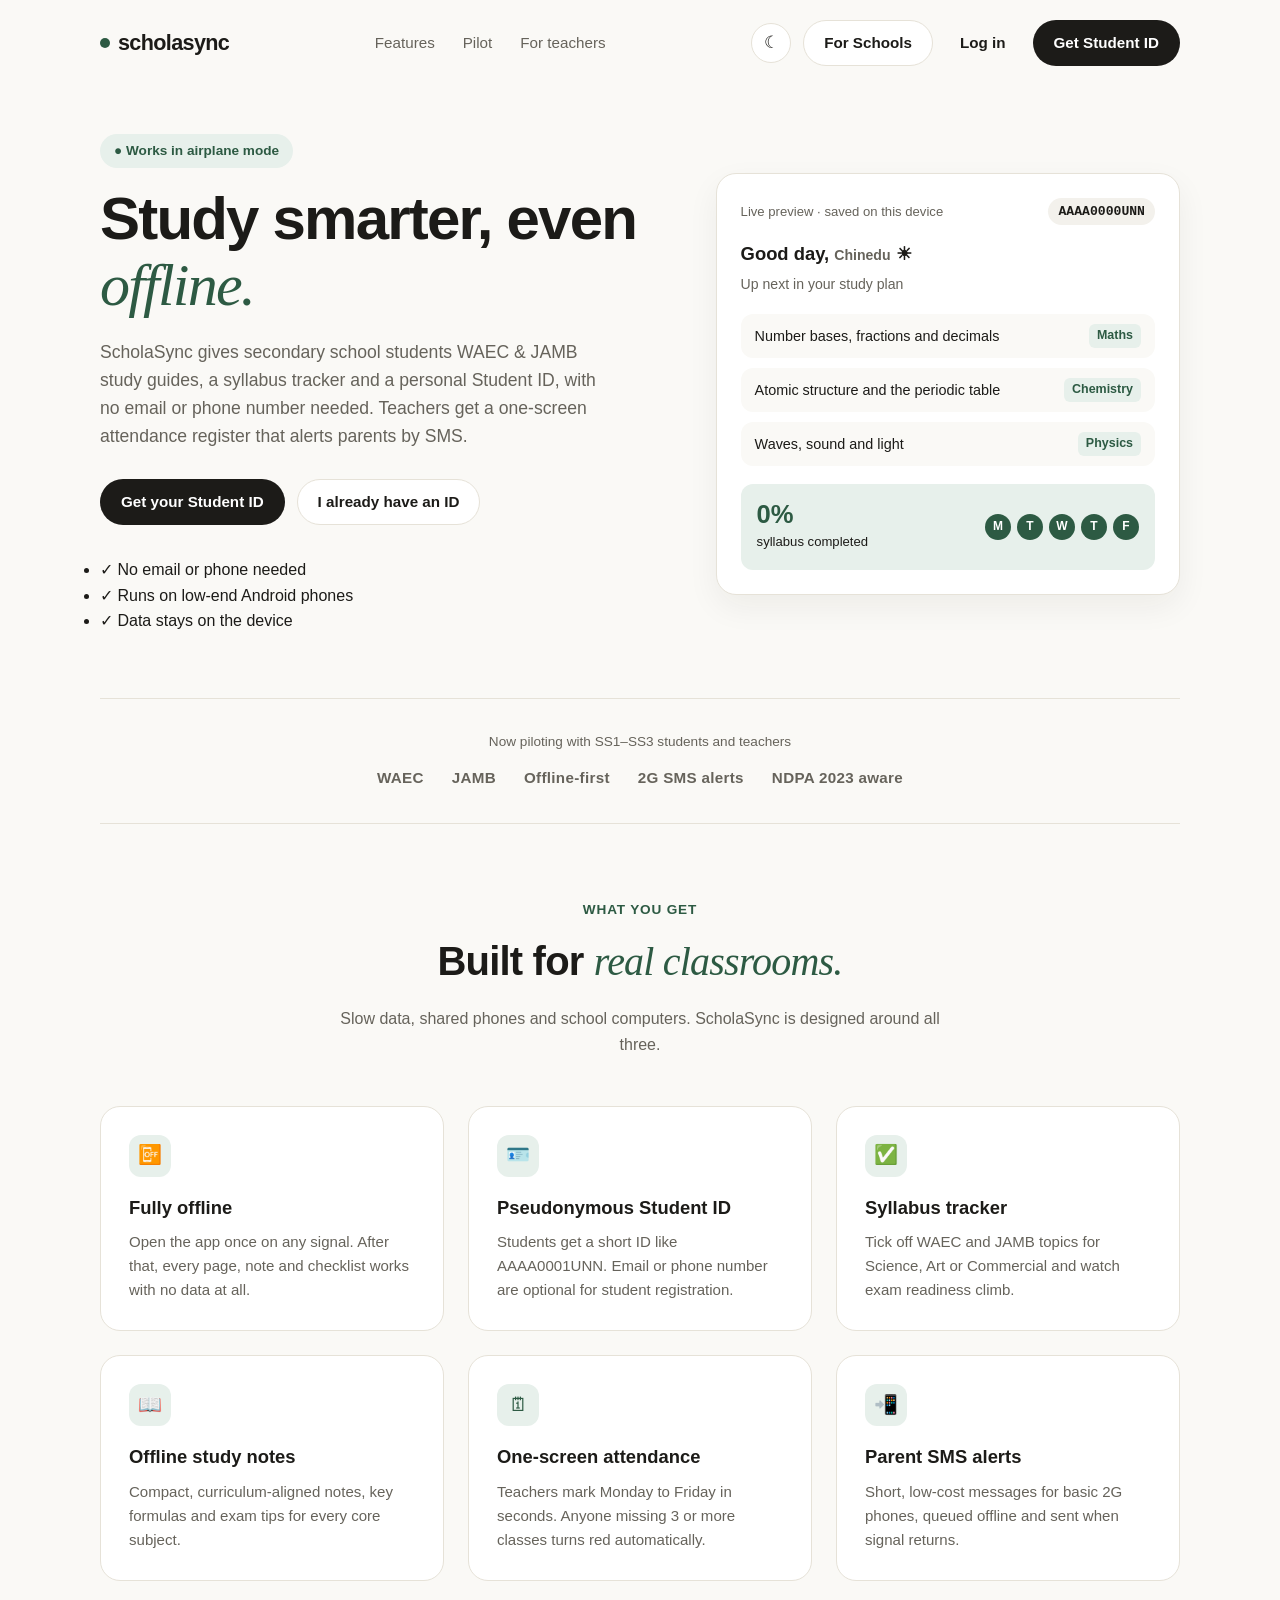
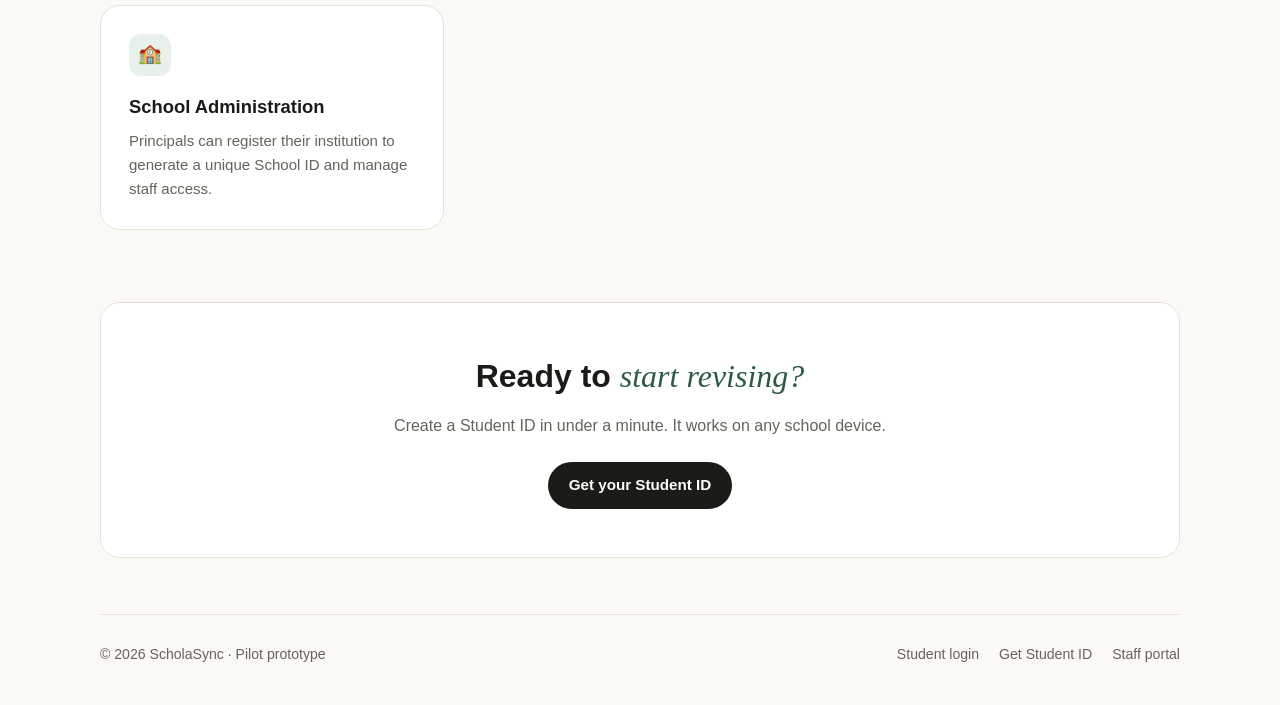
<file: index.html>
<!DOCTYPE html>
<html lang="en">
<head>
  <meta charset="UTF-8" />
  <meta name="viewport" content="width=device-width, initial-scale=1.0" />
  <title>ScholaSync — study smarter, even offline</title> 
  <meta name="description" content="Offline WAEC and JAMB study guides, a syllabus tracker and a one-screen attendance register with parent SMS alerts, built for Nigerian secondary schools." />
  <meta name="theme-color" content="#faf9f6" />
  <link rel="manifest" href="manifest.json" />
  <link rel="icon" href="assets/icons/icon-192.png" />
  <link rel="apple-touch-icon" href="assets/icons/icon-192.png" />
  <link rel="stylesheet" href="css/styles.css" />
  <link rel="shortcut icon" href="assets\icons\logo.jpg" type="image/x-icon">
  <script src="js/theme.js"></script>
</head>
<body>
  <div class="container">
    <header class="navbar">
      <a href="index.html" class="brand">
        <span class="brand-dot"></span>
        scholasync
      </a>
      <ul class="nav-links">
        <li><a href="#features">Features</a></li>
        <li><a href="#pilot">Pilot</a></li>
        <li><a href="pages/login.html#staff">For teachers</a></li>
      </ul>
      <div class="nav-actions">
        <button type="button" class="theme-toggle" data-theme-toggle aria-label="Switch to dark mode"></button>
        <button type="button" id="installBtn" class="btn btn-outline" hidden>Install app</button>
        <a href="pages/school-portal.html" class="btn btn-outline">For Schools</a>
        <a href="pages/login.html" class="btn btn-ghost">Log in</a>
        <a href="pages/signup.html" class="btn btn-primary">Get Student ID</a>
      </div>
    </header>

    <main>
      <section class="hero">
        <div>
          <div class="pill-badge">● Works in airplane mode</div>
          <h1>Study smarter, even <span class="serif-italic">offline.</span></h1>
          <p>
            ScholaSync gives secondary school students WAEC &amp; JAMB study guides, a syllabus tracker
            and a personal Student ID, with no email or phone number needed. Teachers get a one-screen
            attendance register that alerts parents by SMS.
          </p>
          <div class="hero-cta-group">
            <a href="pages/signup.html" class="btn btn-primary">Get your Student ID</a>
            <a href="pages/login.html" class="btn btn-outline">I already have an ID</a>
          </div>
          <ul class="proof-list">
            <li>✓ No email or phone needed</li>
            <li>✓ Runs on low-end Android phones</li>
            <li>✓ Data stays on the device</li>
          </ul>
        </div>

        <aside class="preview-card" aria-label="Live study space preview">
          <div class="preview-header">
            <span>Live preview · saved on this device</span>
            <span class="id-tag" id="preview-id">AAAA0001UNN</span>
          </div>
          <div class="greeting-box">
            <h3>Good day, <span id="preview-name">Chinedu</span> ☀</h3>
            <span>Up next in your study plan</span>
          </div>
          <div class="task-list">
            <div class="task-item">Number bases, fractions and decimals <span class="task-tag">Maths</span></div>
            <div class="task-item">Atomic structure and the periodic table <span class="task-tag">Chemistry</span></div>
            <div class="task-item">Waves, sound and light <span class="task-tag">Physics</span></div>
          </div>
          <div class="progress-widget">
            <div class="progress-stat">
              <strong id="preview-progress">0%</strong>
              <span>syllabus completed</span>
            </div>
            <div class="day-pills" id="preview-days" aria-label="This week's attendance"></div>
          </div>
        </aside>
      </section>

      <section class="pilot-strip" id="pilot">
        <p>Now piloting with SS1–SS3 students and teachers</p>
        <div class="pilot-logos">
          <span>WAEC</span>
          <span>JAMB</span>
          <span>Offline-first</span>
          <span>2G SMS alerts</span>
          <span>NDPA 2023 aware</span>
        </div>
      </section>

      <section class="features-section" id="features">
        <div class="section-header">
          <span class="eyebrow">What you get</span>
          <h2>Built for <span class="serif-italic">real classrooms.</span></h2>
          <p>Slow data, shared phones and school computers. ScholaSync is designed around all three.</p>
        </div>
        <div class="feature-grid">
          <article class="feature-card">
            <div class="feature-icon">📴</div>
            <h3>Fully offline</h3>
            <p>Open the app once on any signal. After that, every page, note and checklist works with no data at all.</p>
          </article>
          <article class="feature-card">
            <div class="feature-icon">🪪</div>
            <h3>Pseudonymous Student ID</h3>
            <p>Students get a short ID like AAAA0001UNN. Email or phone number are optional for student registration.</p>
          </article>
          <article class="feature-card">
            <div class="feature-icon">✅</div>
            <h3>Syllabus tracker</h3>
            <p>Tick off WAEC and JAMB topics for Science, Art or Commercial and watch exam readiness climb.</p>
          </article>
          <article class="feature-card">
            <div class="feature-icon">📖</div>
            <h3>Offline study notes</h3>
            <p>Compact, curriculum-aligned notes, key formulas and exam tips for every core subject.</p>
          </article>
          <article class="feature-card">
            <div class="feature-icon">🗓</div>
            <h3>One-screen attendance</h3>
            <p>Teachers mark Monday to Friday in seconds. Anyone missing 3 or more classes turns red automatically.</p>
          </article>
          <article class="feature-card">
            <div class="feature-icon">📲</div>
            <h3>Parent SMS alerts</h3>
            <p>Short, low-cost messages for basic 2G phones, queued offline and sent when signal returns.</p>
          </article>
          <article class="feature-card">
            <div class="feature-icon">🏫</div>
            <h3>School Administration</h3>
            <p>Principals can register their institution to generate a unique School ID and manage staff access.</p>
          </article>
        </div>
      </section>

      <section class="cta-banner">
        <h2>Ready to <span class="serif-italic">start revising?</span></h2>
        <p>Create a Student ID in under a minute. It works on any school device.</p>
        <a href="pages/signup.html" class="btn btn-primary">Get your Student ID</a>
      </section>
    </main>

    <footer>
      <span>© 2026 ScholaSync · Pilot prototype</span>
      <nav class="footer-links" aria-label="Footer">
        <a href="pages/login.html">Student login</a>
        <a href="pages/signup.html">Get Student ID</a>
        <a href="pages/login.html#staff">Staff portal</a>
      </nav>
    </footer>
  </div>

  <script src="js/db.js"></script>
  <script src="js/app.js"></script>
</body>
</html>
</file>
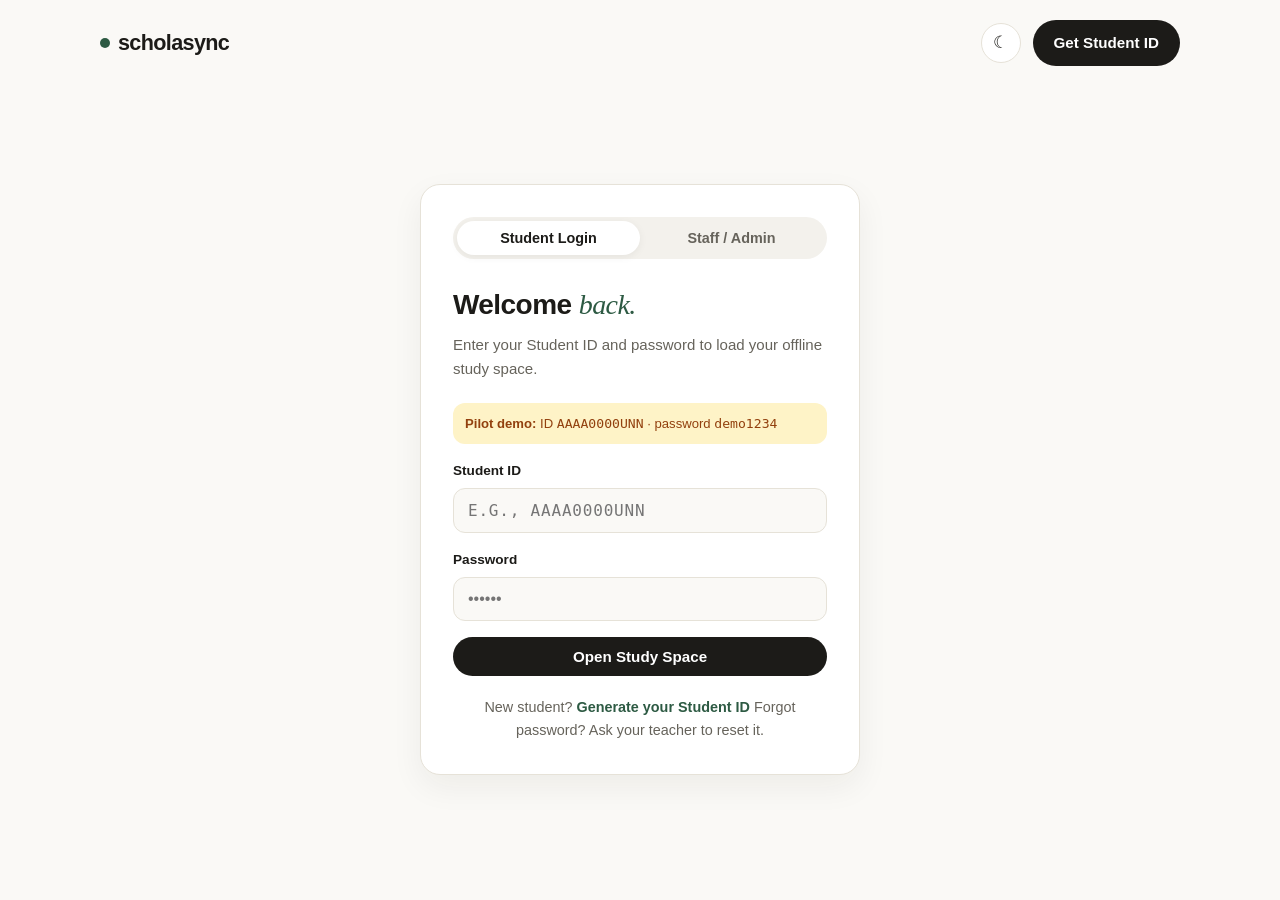
<file: pages/admin.html>
<!DOCTYPE html>
<html lang="en">
<head>
  <meta charset="UTF-8" />
  <meta name="viewport" content="width=device-width, initial-scale=1.0" />
  <title>Staff Attendance &amp; SMS Portal — ScholaSync</title>
  <meta name="theme-color" content="#faf9f6" />
  <link rel="stylesheet" href="../css/styles.css" />
  <link rel="shortcut icon" href="../assets/icons/logo.jpg" type="image/x-icon">
  <script src="../js/theme.js"></script>
</head>
<body>
  <div class="container">
    <header class="navbar">
      <a href="../index.html" class="brand">
        <span class="brand-dot"></span>
        scholasync <span class="brand-sub">/ admin</span>
      </a>
      <div class="nav-actions">
        <button type="button" class="theme-toggle" data-theme-toggle aria-label="Switch to dark mode"></button>
        <a href="signup.html" class="btn btn-outline">+ Register Student</a>
        <button type="button" id="staffLogoutBtn" class="btn btn-ghost">Log out</button>
      </div>
    </header>

    <!-- Class Creation & Invite Codes -->
    <!-- Class Creation & Filtering -->
    <section class="stats-row" style="grid-template-columns: 1fr 1fr 1fr;">
      <div class="stat-card">
        <span>Create New Class</span>
        <div style="display: flex; gap: 10px; margin-top: 10px;">
          <input type="text" id="newClassName" placeholder="e.g., SS1A" class="input-upper" style="padding: 8px; border-radius: 6px; border: 1px solid var(--border); width: 100%;" />
          <button type="button" class="btn btn-primary" id="createClassBtn">Create</button>
        </div>
      </div>
      
      <div class="stat-card">
        <span>Filter Students by Class</span>
        <select id="classFilter" style="padding: 8px; border-radius: 6px; border: 1px solid var(--border); width: 100%; margin-top: 10px; background: var(--bg-cream); color: var(--text-main);">
          <option value="all">All Classes</option>
        </select>
      </div>

      <div class="stat-card">
        <span>Teacher Onboarding</span>
        <button type="button" class="btn btn-primary" id="generateInviteBtn" style="margin-top: 5px; width: 100%;">Generate Invite Code</button>
        <strong class="stat-gateway" id="active-invite-code" style="font-size: 1rem; margin-top: 5px;">NONE</strong>
      </div>
    </section>

    <!-- Pending Teacher Approvals (Hidden by default) -->
    <section class="stats-row" id="pending-teachers-section" style="grid-template-columns: 1fr; display: none;">
      <div class="stat-card" style="border: 2px solid var(--accent-amber);">
        <span style="color: var(--accent-amber); font-weight: bold;">⚠ Pending Teacher Approvals</span>
        <div id="pending-teachers-list" style="margin-top: 10px; display: flex; flex-direction: column; gap: 10px;">
          <!-- JS will populate this -->
        </div>
      </div>
    </section>

    <section class="admin-header">
      <div>
        <h1>Weekly Attendance <span class="serif-italic">Register.</span></h1>
        <p class="page-sub" id="admin-sub">Logged in as <span id="staff-name">Teacher</span> • <span id="staff-school">School</span></p>
      </div>
    </section>

    <section class="stats-row">
      <div class="stat-card">
        <span>Registered Students</span>
        <strong id="stat-total">0</strong>
      </div>
      <div class="stat-card">
        <span>Chronic Absentees (3+ Missed)</span>
        <strong id="stat-flagged" class="text-danger">0</strong>
      </div>
      <div class="stat-card">
        <span>2G SMS Gateway Status</span>
        <strong class="stat-gateway" id="stat-sms">● Ready (Low-Cost Queue)</strong>
      </div>
    </section>

    <section class="table-card">
      <table>
        <thead>
          <tr>
            <th>Student Name &amp; ID</th>
            <th>Class</th>
            <th>Age</th>
            <th>Weekly Attendance (Mon – Fri)</th>
            <th>Status</th>
            <th>Parent SMS Action</th>
          </tr>
        </thead>
        <tbody id="attendance-tbody"></tbody>
      </table>
    </section>
  </div>

  <!-- SMS Modal -->
  <div class="modal-backdrop" id="smsModal">
    <div class="modal-box modal-box-sm">
      <div class="title-accent" id="smsModalTitle">📲 2G SMS Alert Queued &amp; Sent</div>
      <p class="sms-recipient" id="smsRecipientLabel">Recipient: 08031234567</p>
      <div class="sms-bubble" id="smsPreviewText"></div>
      <p class="hint" id="smsDemoNote" hidden>Demo mode: this message is simulated.</p>
      <button type="button" class="btn btn-primary btn-block" id="closeSmsBtn">Done</button>
    </div>
  </div>

  <!-- Remove Student Modal -->
  <div class="modal-backdrop" id="removeModal">
    <div class="modal-box modal-box-sm">
      <div class="title-accent text-danger">⚠ Remove Student</div>
      <p id="removeModalText">Are you sure you want to remove this student?</p>
      <div style="display: flex; gap: 10px; margin-top: 20px;">
        <button type="button" class="btn btn-outline" id="cancelRemoveBtn">Cancel</button>
        <button type="button" class="btn btn-sms" id="confirmRemoveBtn">Yes, Remove</button>
      </div>
    </div>
  </div>

  <script src="../js/db.js"></script>
  <script src="../js/supabase.js"></script>
  <script src="../js/auth.js"></script>
  <script src="../js/sms.js"></script>
  <script src="../js/admin.js"></script>
</body>
</html>
</file>
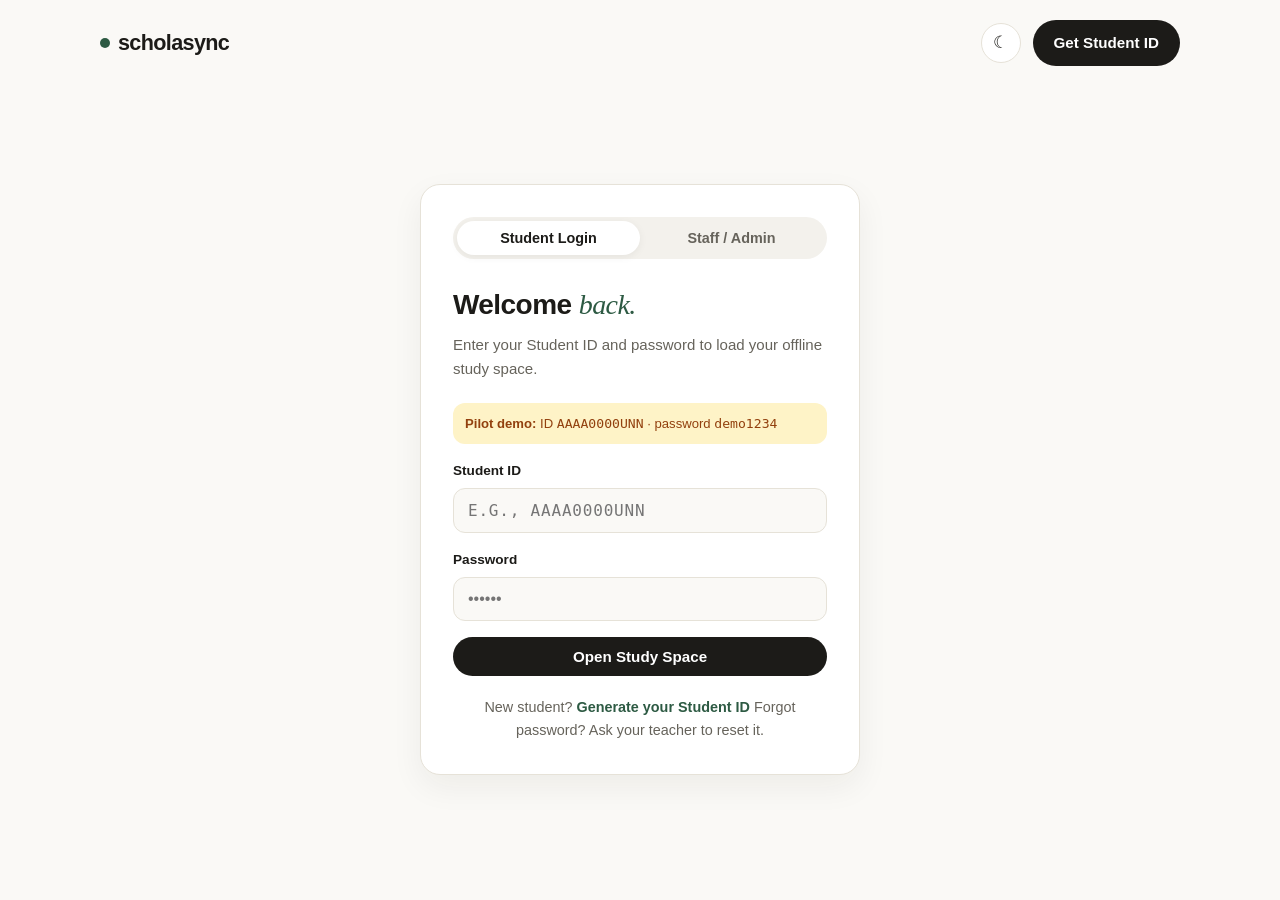
<file: pages/login.html>
<!DOCTYPE html>
<html lang="en">
<head>
  <meta charset="UTF-8" />
  <meta name="viewport" content="width=device-width, initial-scale=1.0" />
  <title>Log in — ScholaSync</title>
  <meta name="theme-color" content="#faf9f6" />
  <link rel="stylesheet" href="../css/styles.css" />
  <link rel="shortcut icon" href="assets\icons\logo.jpg" type="image/x-icon">
  <script src="../js/theme.js"></script>
</head>
<body>
  <div class="container">
    <header class="navbar">
      <a href="../index.html" class="brand">
        <span class="brand-dot"></span>
        scholasync
      </a>
      <div class="nav-actions">
        <button type="button" class="theme-toggle" data-theme-toggle aria-label="Switch to dark mode"></button>
        <a href="signup.html" class="btn btn-primary">Get Student ID</a>
      </div>
    </header>

    <main class="auth-wrapper">
      <div class="auth-card">
        <div class="role-tabs">
          <button type="button" class="role-tab active" id="tab-student">Student Login</button>
          <button type="button" class="role-tab" id="tab-staff">Staff / Admin</button>
        </div>

        <div id="login-error" class="error-msg"></div>

        <!-- Student login -->
        <div id="panel-student">
          <h1>Welcome <span class="serif-italic">back.</span></h1>
          <p class="auth-subtitle">Enter your Student ID and password to load your offline study space.</p>

          <div class="demo-hint">
            <strong>Pilot demo:</strong> ID <code>AAAA0000UNN</code> · password <code>demo1234</code>
          </div>

          <form id="student-login-form">
            <div class="form-group">
              <label for="studentId">Student ID</label>
              <input
                type="text"
                id="studentId"
                placeholder="e.g., AAAA0000UNN"
                class="input-mono"
                autocomplete="username"
                required
              />
            </div>

            <div class="form-group">
              <label for="studentPassword">Password</label>
              <input
                type="password"
                id="studentPassword"
                placeholder="••••••"
                autocomplete="current-password"
                required
              />
            </div>

            <button type="submit" class="btn btn-primary btn-block">
              Open Study Space
            </button>
          </form>

          <div class="auth-footer">
            New student? <a href="signup.html">Generate your Student ID</a>
            Forgot password? <span class="muted">Ask your teacher to reset it.</span>
          </div>
        </div>

        <!-- Staff / admin login -->
                <!-- Staff / admin login -->
        <div id="panel-staff" hidden>
          <h1>Staff <span class="serif-italic">Portal.</span></h1>
          <p class="auth-subtitle">Log in to manage attendance and classes.</p>

          <!-- Staff Tabs -->
          <div class="role-tabs" style="margin-bottom: 12px; grid-template-columns: 1fr 1fr;">
            <button type="button" class="role-tab active" id="staff-tab-teacher">Teacher</button>
            <button type="button" class="role-tab" id="staff-tab-principal">Principal / Admin</button>
          </div>

          <!-- Teacher Form -->
          <form id="staff-login-form-teacher">
            <div class="form-group">
              <label for="teacherSchoolAbbr">School Abbreviation</label>
              <input type="text" id="teacherSchoolAbbr" placeholder="e.g., MOUA" class="input-upper" required />
            </div>
            <div class="form-group">
              <label for="staffEmail">Staff Email</label>
              <input type="email" id="staffEmail" placeholder="teacher@school.com" required />
            </div>
            <div class="form-group">
              <label for="staffPassword">Password</label>
              <input type="password" id="staffPassword" placeholder="••••••" required />
            </div>
            <button type="submit" class="btn btn-primary btn-block">Login as Teacher</button>
          <div class="auth-footer">
            Don't have a teacher account yet? <a href="teacher-signup.html">Register your account here</a>.
          </div>
          </form>

          <!-- Principal Form -->
          <form id="staff-login-form-principal" hidden>
            <div class="form-group">
              <label for="principalSchool">School Abbreviation</label>
              <input type="text" id="principalSchool" placeholder="e.g., MOUA" class="input-upper" required />
            </div>
            <div class="form-group">
              <label for="principalPassword">Master Password</label>
              <input type="password" id="principalPassword" placeholder="••••••" required />
            </div>
            <button type="submit" class="btn btn-primary btn-block">Login as Principal</button>
          <div class="auth-footer">
            <p class="hint" style="margin-bottom: 10px;">Note: Teachers can self-register using an invite code generated from the admin dashboard.</p>
            Is your school not registered yet? <a href="school-portal.html">Register your school here</a>.
          </div>
          </form>

        </div>
      </div>
    </main>
  </div>

  <script src="../js/db.js"></script>
  <script src="../js/supabase.js"></script>
  <script src="../js/auth.js"></script>
  <script src="../js/login.js"></script>
</body>
</html>
</file>
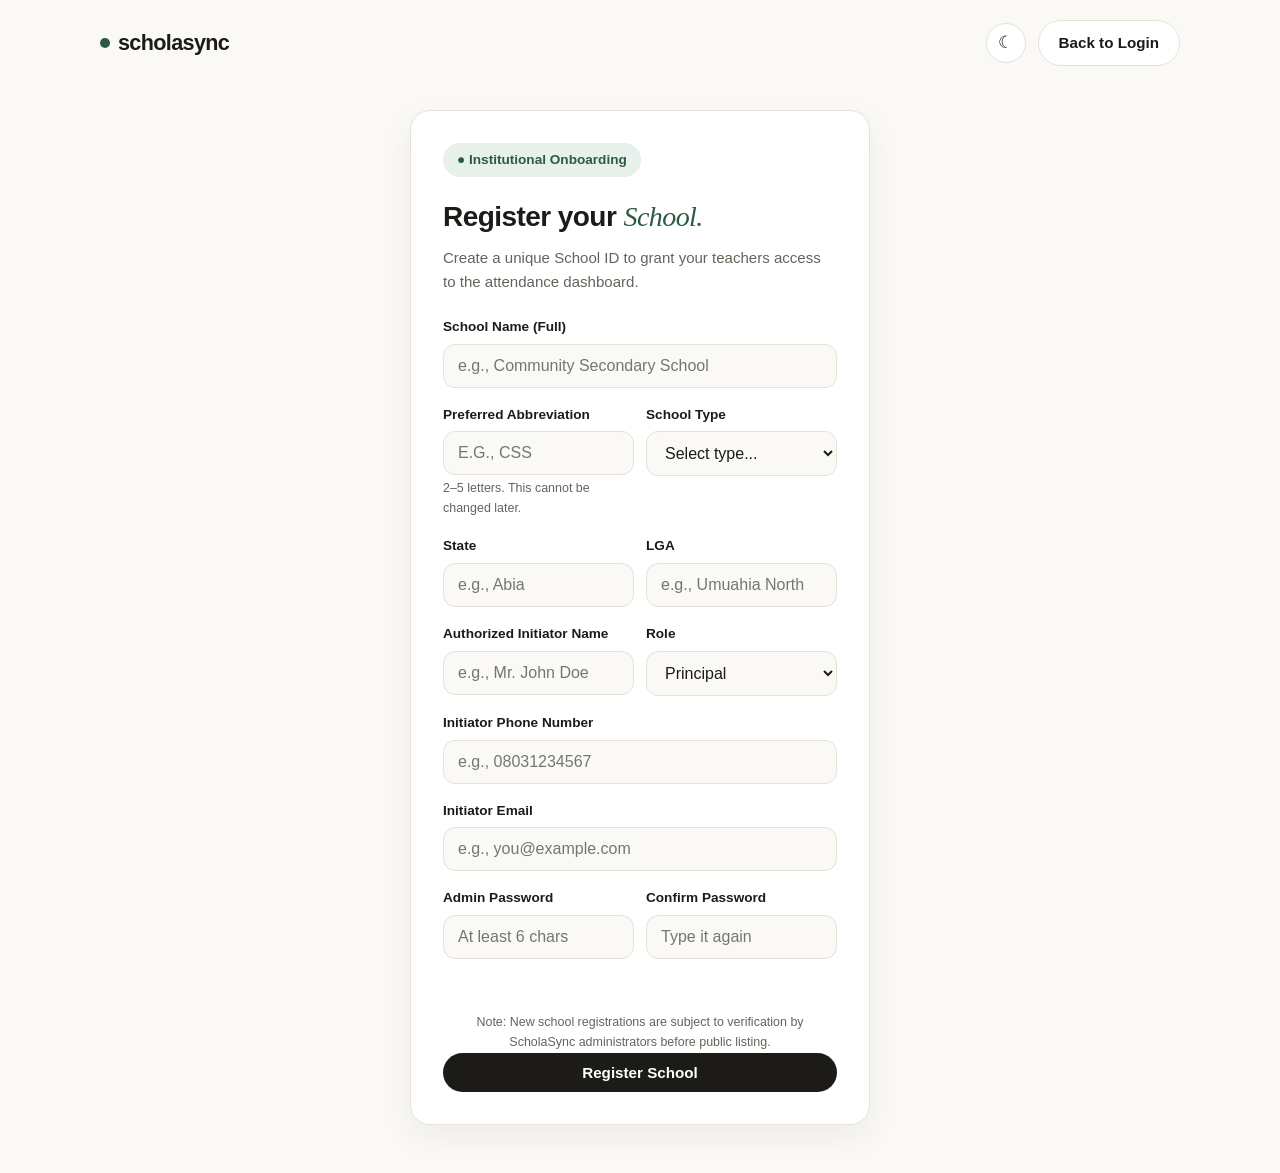
<file: pages/school-portal.html>
<!DOCTYPE html>
<html lang="en">
<head>
  <meta charset="UTF-8" />
  <meta name="viewport" content="width=device-width, initial-scale=1.0" />
  <title>Register School — ScholaSync</title>
  <meta name="theme-color" content="#faf9f6" />
  <link rel="shortcut icon" href="assets\icons\logo.jpg" type="image/x-icon">
  <link rel="stylesheet" href="../css/styles.css" />
  <script src="../js/theme.js"></script>
</head>
<body>
  
  <div class="container">
    <header class="navbar">
      <a href="../index.html" class="brand">
        <span class="brand-dot"></span> scholasync
      </a>
      <div class="nav-actions">
        <button type="button" class="theme-toggle" data-theme-toggle aria-label="Switch to dark mode"></button>
        <a href="login.html" class="btn btn-outline">Back to Login</a>
      </div>
    </header>

    <main class="auth-wrapper">
      <div class="auth-card auth-card-wide">
        
        <div id="signup-form-container">
          <div class="pill-badge">● Institutional Onboarding</div>
          <h1>Register your <span class="serif-italic">School.</span></h1>
          <p class="auth-subtitle">
            Create a unique School ID to grant your teachers access to the attendance dashboard.
          </p>

          <div id="school-error" class="error-msg"></div>

          <form id="school-form">
            <div class="form-group">
              <label for="schoolName">School Name (Full)</label>
              <input type="text" id="schoolName" placeholder="e.g., Community Secondary School" required />
            </div>

            <div class="form-row">
              <div class="form-group">
                <label for="schoolAbbr">Preferred Abbreviation</label>
                <input type="text" id="schoolAbbr" maxlength="5" placeholder="e.g., CSS" class="input-upper" required />
                <div class="hint">2–5 letters. This cannot be changed later.</div>
              </div>
              <div class="form-group">
                <label for="schoolType">School Type</label>
                <select id="schoolType" required>
                  <option value="">Select type...</option>
                  <option value="Federal">Federal</option>
                  <option value="State">State</option>
                  <option value="Local Govt">Local Govt</option>
                  <option value="Community">Community</option>
                  <option value="Private">Private</option>
                </select>
              </div>
            </div>

            <div class="form-row">
              <div class="form-group">
                <label for="schoolState">State</label>
                <input type="text" id="schoolState" placeholder="e.g., Abia" required />
              </div>
              <div class="form-group">
                <label for="schoolLga">LGA</label>
                <input type="text" id="schoolLga" placeholder="e.g., Umuahia North" required />
              </div>
            </div>

            <div class="form-row">
              <div class="form-group">
                <label for="initiatorName">Authorized Initiator Name</label>
                <input type="text" id="initiatorName" placeholder="e.g., Mr. John Doe" required />
              </div>
              <div class="form-group">
                <label for="initiatorRole">Role</label>
                <select id="initiatorRole" required>
                  <option value="Principal">Principal</option>
                  <option value="Proprietor">Proprietor</option>
                  <option value="Vice Principal">Vice Principal</option>
                  <option value="Other">Other</option>
                </select>
              </div>
            </div>

            <div class="form-group">
              <label for="initiatorPhone">Initiator Phone Number</label>
              <input type="tel" id="initiatorPhone" placeholder="e.g., 08031234567" required />
            </div>
            <div class="form-group">
              <label for="initiatorEmail">Initiator Email</label>
              <input type="email" id="initiatorEmail" placeholder="e.g., you@example.com" required />
            </div>

            <div class="form-row">
              <div class="form-group">
                <label for="adminPassword">Admin Password</label>
                <input type="password" id="adminPassword" minlength="6" placeholder="At least 6 chars" required />
              </div>
              <div class="form-group">
                <label for="adminPasswordConfirm">Confirm Password</label>
                <input type="password" id="adminPasswordConfirm" minlength="6" placeholder="Type it again" required />
              </div>
            </div>
            <br>
            <div class="hint" style="margin-top: 12px; text-align: center;">
  Note: New school registrations are subject to verification by ScholaSync administrators before public listing.
</div>
            <button type="submit" class="btn btn-primary btn-block">Register School</button>
          </form>
        </div>

        <!-- Success Screen -->
        <div id="success-box" class="id-result-box">
          <div class="title-accent">✓ School Registered!</div>
          <p class="success-text">
            Your school ID has been generated. Please save it. You will use it to log in to the staff portal.
          </p>
          <div id="generated-school-id" class="generated-id">CSS</div>
          <a href="login.html" class="btn btn-primary btn-block">Go to Staff Login</a>
        </div>
      </div>
    </main>
  </div>

  <script src="../js/db.js"></script>
  <script src="../js/supabase.js"></script>
  <script src="../js/auth.js"></script>
  <script src="../js/school-portal.js"></script>
</body>
</html>
</file>
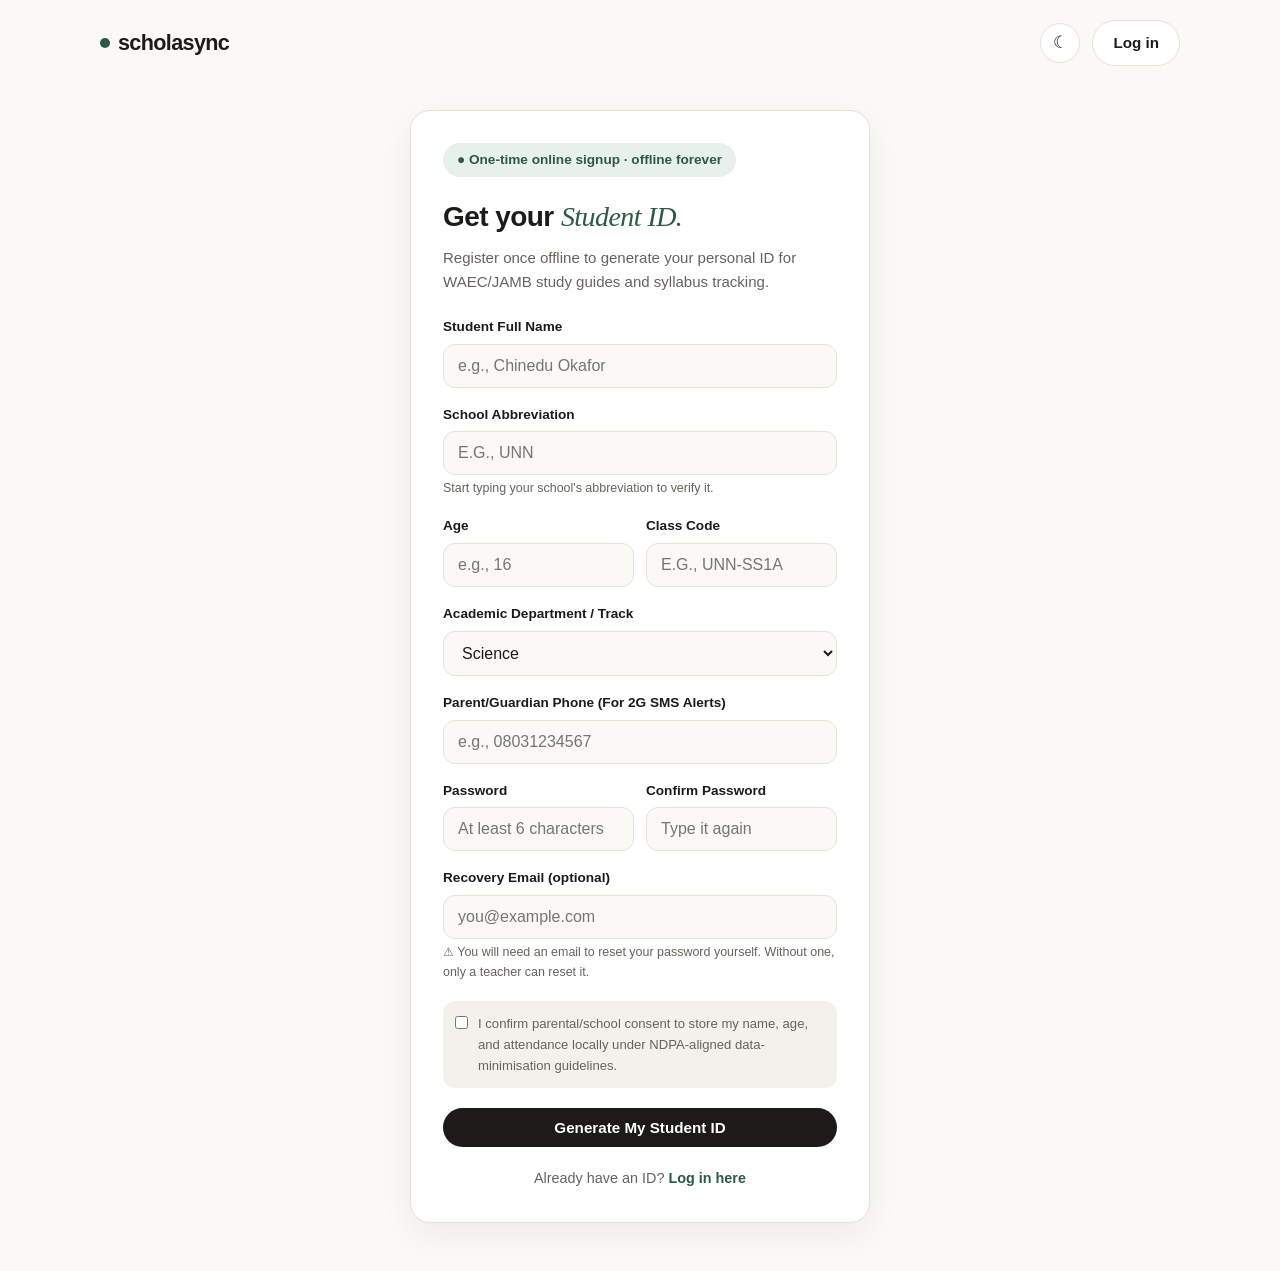
<file: pages/signup.html>
<!DOCTYPE html>
<html lang="en">
<head>
  <meta charset="UTF-8" />
  <meta name="viewport" content="width=device-width, initial-scale=1.0" />
  <title>Create Student ID — ScholaSync</title>
  <meta name="theme-color" content="#faf9f6" />
  <link rel="stylesheet" href="../css/styles.css" />
  <link rel="shortcut icon" href="assets\icons\logo.jpg" type="image/x-icon">
  <script src="../js/theme.js"></script>
</head>
<body>
  <div class="container">
    <header class="navbar">
      <a href="../index.html" class="brand">
        <span class="brand-dot"></span>
        scholasync
      </a>
      <div class="nav-actions">
        <button type="button" class="theme-toggle" data-theme-toggle aria-label="Switch to dark mode"></button>
        <a href="login.html" class="btn btn-outline">Log in</a>
      </div>
    </header>

    <main class="auth-wrapper">
      <div class="auth-card auth-card-wide">
        <!-- Registration Form -->
        <div id="signup-form-container">
          <div class="pill-badge">● One-time online signup · offline forever</div>
          <h1>Get your <span class="serif-italic">Student ID.</span></h1>
          <p class="auth-subtitle">
            Register once offline to generate your personal ID for WAEC/JAMB study guides and syllabus tracking.
          </p>

          <div id="signup-error" class="error-msg"></div>

                    <form id="signup-form">
            <div class="form-group">
              <label for="fullName">Student Full Name</label>
              <input type="text" id="fullName" placeholder="e.g., Chinedu Okafor" required />
            </div>

            <div class="form-group">
              <label for="schoolAbbr">School Abbreviation</label>
              <input type="text" id="schoolAbbr" list="school-options" class="input-upper" placeholder="e.g., UNN" autocomplete="off" required />
              <datalist id="school-options">
                <!-- JS will populate this -->
              </datalist>
              <div class="hint">Start typing your school's abbreviation to verify it.</div>
            </div>

            <div class="form-row">
              <div class="form-group">
                <label for="age">Age</label>
                <input type="number" id="age" min="10" max="25" placeholder="e.g., 16" required />
              </div>
              <div class="form-group">
                <label for="classCode">Class Code</label>
                <input type="text" id="classCode" placeholder="e.g., UNN-SS1A" class="input-upper" required />
              </div>
            </div>

            <div class="form-group">
              <label for="track">Academic Department / Track</label>
              <select id="track" required>
                <option value="Science">Science</option>
                <option value="Art">Art</option>
                <option value="Commercial">Commercial</option>
              </select>
            </div>

            <div class="form-group">
              <label for="parentPhone">Parent/Guardian Phone (For 2G SMS Alerts)</label>
              <input type="tel" id="parentPhone" placeholder="e.g., 08031234567" required />
            </div>

            <div class="form-row">
              <div class="form-group">
                <label for="password">Password</label>
                <input type="password" id="password" minlength="6" placeholder="At least 6 characters" required />
              </div>
              <div class="form-group">
                <label for="passwordConfirm">Confirm Password</label>
                <input type="password" id="passwordConfirm" minlength="6" placeholder="Type it again" required />
              </div>
            </div>

            <div class="form-group">
              <label for="email">Recovery Email (optional)</label>
              <input type="email" id="email" placeholder="you@example.com" />
              <div class="hint">⚠ You will need an email to reset your password yourself. Without one, only a teacher can reset it.</div>
            </div>

            <label class="consent-box">
              <input type="checkbox" id="consentCheck" required />
              <span>I confirm parental/school consent to store my name, age, and attendance locally under NDPA-aligned data-minimisation guidelines.</span>
            </label>

            <button type="submit" class="btn btn-primary btn-block">Generate My Student ID</button>
          </form>

          <div class="auth-footer">
            Already have an ID? <a href="login.html">Log in here</a>
          </div>
        </div>

        <!-- Success Screen Showing Generated ID -->
        <div id="id-result-box" class="id-result-box">
          <div class="title-accent">✓ Registration Complete!</div>
          <p class="success-text">
            Write down or copy your unique Student ID below. You will use it to access your study space on any school device:
          </p>
          <div id="generated-id-display" class="generated-id">AAAA0001UNN</div>
          <button type="button" id="copyIdBtn" class="btn btn-outline btn-block mb-10">
            Copy Student ID
          </button>
          <a href="student-dashboard.html" class="btn btn-primary btn-block">
            Enter My Study Space →
          </a>
        </div>
      </div>
    </main>
  </div>

  <script src="../js/db.js"></script>
  <script src="../js/supabase.js"></script>
  <script src="../js/auth.js"></script>
  <script src="../js/signup.js"></script>
</body>
</html>
</file>
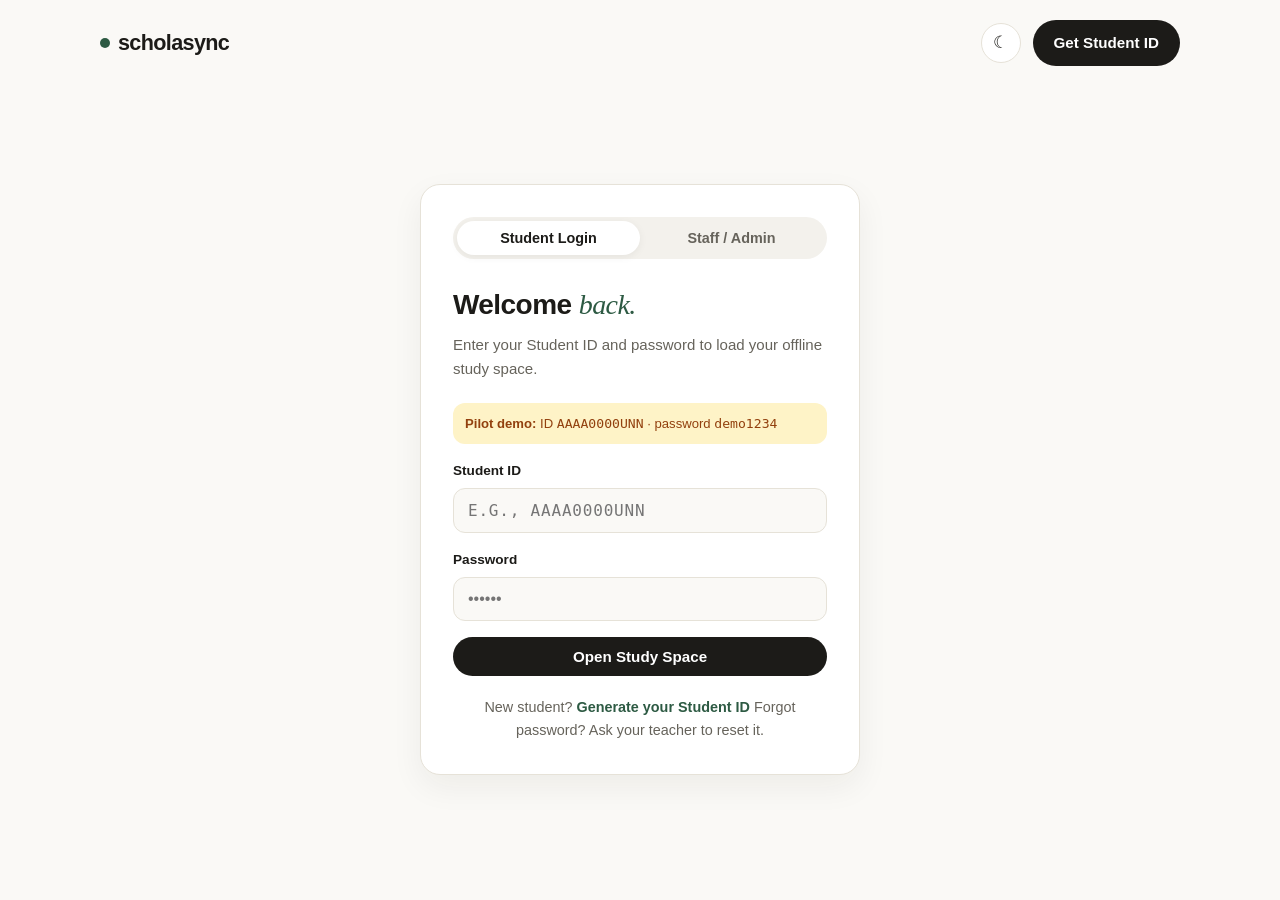
<file: pages/student-dashboard.html>
<!DOCTYPE html>
<html lang="en">
<head>
  <meta charset="UTF-8" />
  <meta name="viewport" content="width=device-width, initial-scale=1.0" />
  <title>Student Study Space — ScholaSync</title>
  <meta name="theme-color" content="#faf9f6" />
  <link rel="stylesheet" href="../css/styles.css" />
  <link rel="shortcut icon" href="assets\icons\logo.jpg" type="image/x-icon">
  <script src="../js/theme.js"></script>
</head>
<body>
  <div class="container">
    <header class="navbar">
      <a href="../index.html" class="brand">
        <span class="brand-dot"></span>
        scholasync
      </a>
      <div class="nav-actions">
        <button type="button" class="theme-toggle" data-theme-toggle aria-label="Switch to dark mode"></button>
        <span class="pill green" id="offline-status">● Cached Offline</span>
        <button type="button" id="logoutBtn" class="btn btn-outline">Switch Student ID</button>
      </div>
    </header>

    <section class="dash-header">
      <div>
        <h1 id="student-greeting">Good day, Student ☀</h1>
        <div class="meta-pills">
          <span class="pill mono" id="student-id-pill">ID: AAAA0001UNN</span>
          <span class="pill" id="student-track-pill">Department: Science</span>
          <span class="pill" id="student-school-pill">School: UNN</span>
        </div>
      </div>
    </section>

    <section class="overview-bar">
      <div>
        <strong class="progress-title" id="progress-label">0% Syllabus Completed</strong>
        <div class="progress-sub" id="progress-sub">
          Check off topics below as you revise for WAEC &amp; JAMB
        </div>
      </div>
      <div class="progress-track">
        <div class="progress-fill" id="progress-fill"></div>
      </div>
    </section>

    <div class="track-tabs">
      <button type="button" class="track-btn" data-track="Science">Science Track</button>
      <button type="button" class="track-btn" data-track="Art">Art Track</button>
      <button type="button" class="track-btn" data-track="Commercial">Commercial Track</button>
    </div>

    <section class="subjects-grid" id="subjects-grid"></section>
  </div>

  <div class="modal-backdrop" id="noteModal">
    <div class="modal-box">
      <div class="pill green modal-tag">Offline WAEC/JAMB Study Guide</div>
      <h2 id="modalTitle">Subject Notes</h2>
      <div class="note-body" id="modalContent"></div>
      <button type="button" class="btn btn-primary btn-block" id="closeModalBtn">Done Reading</button>
    </div>
  </div>  
  <script src="../js/db.js"></script>
  <script src="../js/supabase.js"></script>
  <script src="../js/auth.js"></script>
  <script src="../js/student.js"></script>
</body>
</html>
</file>
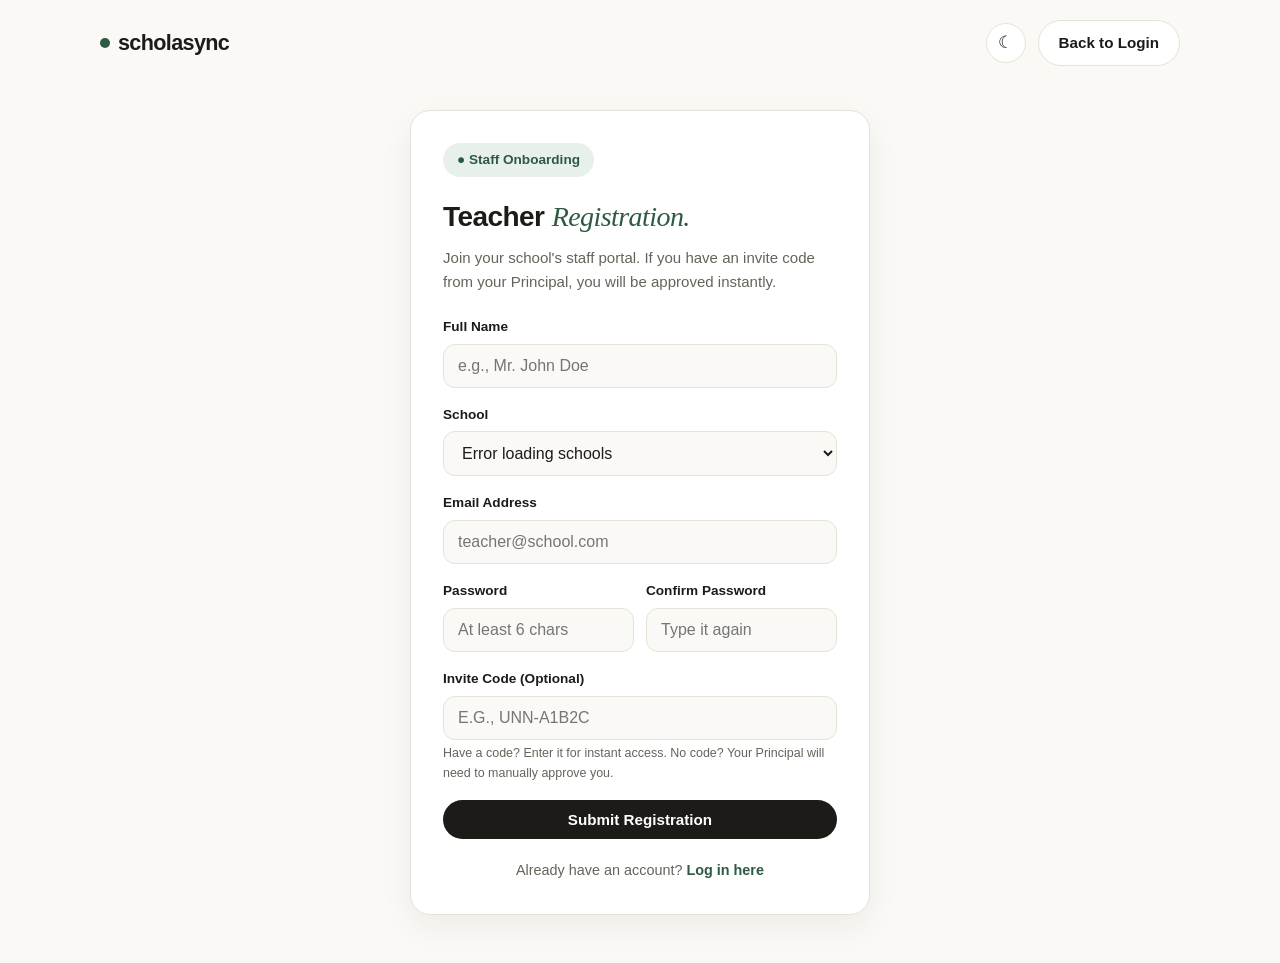
<file: pages/teacher-signup.html>
<!DOCTYPE html>
<html lang="en">
<head>
  <meta charset="UTF-8" />
  <meta name="viewport" content="width=device-width, initial-scale=1.0" />
  <title>Teacher Registration — ScholaSync</title>
  <meta name="theme-color" content="#faf9f6" />
  <link rel="stylesheet" href="../css/styles.css" />
  <link rel="shortcut icon" href="../assets/icons/logo.jpg" type="image/x-icon">
  <script src="../js/theme.js"></script>
</head>
<body>
  <div class="container">
    <header class="navbar">
      <a href="../index.html" class="brand">
        <span class="brand-dot"></span> scholasync
      </a>
      <div class="nav-actions">
        <button type="button" class="theme-toggle" data-theme-toggle aria-label="Switch to dark mode"></button>
        <a href="login.html" class="btn btn-outline">Back to Login</a>
      </div>
    </header>

    <main class="auth-wrapper">
      <div class="auth-card auth-card-wide">
        <div class="pill-badge">● Staff Onboarding</div>
        <h1>Teacher <span class="serif-italic">Registration.</span></h1>
        <p class="auth-subtitle">
          Join your school's staff portal. If you have an invite code from your Principal, you will be approved instantly.
        </p>

        <div id="teacher-reg-error" class="error-msg"></div>

        <form id="teacher-reg-form">
          <div class="form-group">
            <label for="regTeacherName">Full Name</label>
            <input type="text" id="regTeacherName" placeholder="e.g., Mr. John Doe" required />
          </div>

          <div class="form-group">
            <label for="regTeacherSchool">School</label>
            <select id="regTeacherSchool" required>
              <option value="">Loading schools...</option>
            </select>
          </div>

          <div class="form-group">
            <label for="regTeacherEmail">Email Address</label>
            <input type="email" id="regTeacherEmail" placeholder="teacher@school.com" required />
          </div>

          <div class="form-row">
            <div class="form-group">
              <label for="regTeacherPassword">Password</label>
              <input type="password" id="regTeacherPassword" minlength="6" placeholder="At least 6 chars" required />
            </div>
            <div class="form-group">
              <label for="regTeacherPasswordConfirm">Confirm Password</label>
              <input type="password" id="regTeacherPasswordConfirm" minlength="6" placeholder="Type it again" required />
            </div>
          </div>

          <div class="form-group">
            <label for="regTeacherInviteCode">Invite Code (Optional)</label>
            <input type="text" id="regTeacherInviteCode" placeholder="e.g., UNN-A1B2C" class="input-upper" />
            <div class="hint">Have a code? Enter it for instant access. No code? Your Principal will need to manually approve you.</div>
          </div>

          <button type="submit" class="btn btn-primary btn-block">Submit Registration</button>
        </form>

        <div class="auth-footer">
          Already have an account? <a href="login.html">Log in here</a>
        </div>
      </div>
    </main>
  </div>

  <script src="../js/db.js"></script>
  <script src="../js/supabase.js"></script>
  <script src="../js/auth.js"></script>
  <script src="../js/teacher-signup.js"></script>
</body>
</html>
</file>
<file: css/styles.css>
/* ==========================================================================
   ScholaSync — styles.css
   Single shared design system. Every page links ONLY this file.
   Theme: tokens below; <html data-theme="light|dark"> is set by js/theme.js
   Sections: 1 Tokens · 2 Base · 3 Layout · 4 Buttons · 5 Forms · 6 Pills/Badges
             7 Modals · 8 Landing · 9 Auth pages · 10 Student dashboard
             11 Admin · 12 Responsive
   ========================================================================== */

/* ---------- 1. Design tokens ---------- */
:root,
:root[data-theme="light"] {
  color-scheme: light;

  --bg-cream: #faf9f6;
  --surface: #ffffff;
  --surface-soft: #f3f1ec;
  --text-main: #1c1b18;
  --text-muted: #66635b;
  --border: #e6e2d8;

  --accent-green: #2d5a43;
  --accent-green-light: #e7f0eb;
  --accent-green-border: #b8d4c5;
  --accent-amber: #d97706;
  --accent-amber-light: #fef3c7;
  --accent-amber-text: #92400e;
  --accent-red: #dc2626;
  --accent-red-light: #fee2e2;
  --accent-red-solid: #dc2626;
  --accent-slate: #475569;

  --on-accent: #ffffff;       /* text on solid accent fills */
  --primary: #1c1b18;         /* primary button / active chip */
  --primary-hover: #33312c;
  --on-primary: #ffffff;

  --overlay: rgba(28, 27, 24, 0.5);
  --shadow-soft: 0 12px 32px rgba(28, 27, 24, 0.06);
  --shadow-tab: 0 2px 8px rgba(0, 0, 0, 0.06);

  --radius-lg: 20px;
  --radius-md: 12px;
}

:root[data-theme="dark"] {
  color-scheme: dark;

  --bg-cream: #14130f;
  --surface: #1e1d19;
  --surface-soft: #292823;
  --text-main: #f1efe8;
  --text-muted: #a8a498;
  --border: #37352e;

  --accent-green: #6fbf93;
  --accent-green-light: #1d3328;
  --accent-green-border: #2f5a45;
  --accent-amber: #f59e0b;
  --accent-amber-light: #3a2c0b;
  --accent-amber-text: #fcd34d;
  --accent-red: #f87171;
  --accent-red-light: #3b1d1d;
  --accent-red-solid: #dc2626;
  --accent-slate: #94a3b8;

  --on-accent: #10241a;
  --primary: #f1efe8;
  --primary-hover: #ffffff;
  --on-primary: #14130f;

  --overlay: rgba(0, 0, 0, 0.68);
  --shadow-soft: 0 12px 32px rgba(0, 0, 0, 0.45);
  --shadow-tab: 0 2px 8px rgba(0, 0, 0, 0.4);
}

/* ---------- 2. Base ---------- */
* {
  box-sizing: border-box;
  margin: 0;
  padding: 0;
}

[hidden] {
  display: none !important;
}

body {
  font-family: -apple-system, BlinkMacSystemFont, "Segoe UI", Roboto, sans-serif;
  background-color: var(--bg-cream);
  color: var(--text-main);
  line-height: 1.6;
  -webkit-font-smoothing: antialiased;
  transition: background-color 0.2s ease, color 0.2s ease;
}

:focus-visible {
  outline: 2px solid var(--accent-green);
  outline-offset: 2px;
}

@media (prefers-reduced-motion: reduce) {
  * {
    transition: none !important;
    animation: none !important;
  }
}

.serif-italic {
  font-family: Georgia, "Times New Roman", serif;
  font-style: italic;
  font-weight: 400;
  color: var(--accent-green);
}

/* Utilities (replace inline style="" attributes) */
.mono { font-family: monospace; }
.muted { color: var(--text-muted); }
.text-danger { color: var(--accent-red); }
.mb-10 { margin-bottom: 10px; }
.title-accent { font-weight: 700; color: var(--accent-green); }

/* ---------- 3. Layout: container, navbar, footer ---------- */
.container {
  max-width: 1120px;
  margin: 0 auto;
  padding: 0 20px;
}

.navbar {
  display: flex;
  justify-content: space-between;
  align-items: center;
  padding: 20px 0;
}

.brand {
  font-size: 1.35rem;
  font-weight: 700;
  letter-spacing: -0.03em;
  text-decoration: none;
  color: var(--text-main);
  display: flex;
  align-items: center;
  gap: 8px;
}

.brand-sub {
  font-weight: 400;
  color: var(--text-muted);
  font-size: 0.9rem;
}

.brand-dot {
  width: 10px;
  height: 10px;
  border-radius: 50%;
  background: var(--accent-green);
}

.nav-links {
  display: flex;
  gap: 28px;
  list-style: none;
}

.nav-links a {
  text-decoration: none;
  color: var(--text-muted);
  font-size: 0.95rem;
  font-weight: 500;
}

.nav-links a:hover {
  color: var(--text-main);
}

.nav-actions {
  display: flex;
  align-items: center;
  gap: 12px;
}

.theme-toggle {
  width: 40px;
  height: 40px;
  border-radius: 50%;
  border: 1px solid var(--border);
  background: var(--surface);
  color: var(--text-main);
  font-size: 1.05rem;
  line-height: 1;
  cursor: pointer;
  display: inline-flex;
  align-items: center;
  justify-content: center;
  flex-shrink: 0;
}

.theme-toggle:hover {
  background: var(--surface-soft);
}

footer {
  border-top: 1px solid var(--border);
  padding: 28px 0 40px;
  display: flex;
  justify-content: space-between;
  align-items: center;
  flex-wrap: wrap;
  gap: 16px;
  font-size: 0.88rem;
  color: var(--text-muted);
}

.footer-links {
  display: flex;
  gap: 20px;
}

.footer-links a {
  color: var(--text-muted);
  text-decoration: none;
}

/* ---------- 4. Buttons ---------- */
.btn {
  display: inline-flex;
  align-items: center;
  justify-content: center;
  padding: 10px 20px;
  border-radius: 999px;
  font-size: 0.95rem;
  font-weight: 600;
  text-decoration: none;
  cursor: pointer;
  border: 1px solid transparent;
  transition: transform 0.15s ease, background 0.15s ease;
}

.btn:active {
  transform: scale(0.98);
}

.btn-block {
  width: 100%;
}

.btn-primary {
  background: var(--primary);
  color: var(--on-primary);
}

.btn-primary:hover {
  background: var(--primary-hover);
}

.btn-outline {
  background: var(--surface);
  color: var(--text-main);
  border-color: var(--border);
}

.btn-outline:hover {
  background: var(--surface-soft);
}

.btn-ghost {
  background: transparent;
  color: var(--text-main);
  padding: 10px 14px;
}

.btn-sms {
  background: var(--accent-red-solid);
  color: #ffffff;
  border: none;
  padding: 8px 14px;
  border-radius: 999px;
  font-size: 0.82rem;
  font-weight: 600;
  cursor: pointer;
}

.btn-sms.normal {
  background: var(--primary);
  color: var(--on-primary);
}

/* ---------- 5. Forms ---------- */
.form-group {
  margin-bottom: 16px;
}

.form-row {
  display: grid;
  grid-template-columns: 1fr 1fr;
  gap: 12px;
}

.form-group label {
  display: block;
  font-size: 0.85rem;
  font-weight: 600;
  margin-bottom: 6px;
  color: var(--text-main);
}

.form-group input,
.form-group select {
  width: 100%;
  padding: 12px 14px;
  border-radius: var(--radius-md);
  border: 1px solid var(--border);
  background: var(--bg-cream);
  font-size: 1rem;
  color: var(--text-main);
  outline: none;
}

.form-group input:focus,
.form-group select:focus {
  border-color: var(--accent-green);
  background: var(--surface);
}

.input-upper {
  text-transform: uppercase;
}

.input-mono {
  font-family: monospace;
  text-transform: uppercase;
  letter-spacing: 0.05em;
}

.hint {
  font-size: 0.78rem;
  color: var(--text-muted);
  margin-top: 4px;
}

.demo-hint {
  background: var(--accent-amber-light);
  color: var(--accent-amber-text);
  font-size: 0.82rem;
  padding: 10px 12px;
  border-radius: var(--radius-md);
  margin-bottom: 16px;
}

.error-msg {
  color: var(--accent-red);
  background: var(--accent-red-light);
  padding: 10px 12px;
  border-radius: var(--radius-md);
  font-size: 0.85rem;
  margin-bottom: 14px;
  display: none;
}

.consent-box {
  display: flex;
  align-items: flex-start;
  gap: 10px;
  background: var(--surface-soft);
  padding: 12px;
  border-radius: var(--radius-md);
  font-size: 0.82rem;
  color: var(--text-muted);
  margin: 18px 0 20px;
}

.consent-box input {
  margin-top: 3px;
  accent-color: var(--accent-green);
}

/* ---------- 6. Pills & badges ---------- */
.pill-badge {
  display: inline-flex;
  align-items: center;
  gap: 8px;
  background: var(--accent-green-light);
  color: var(--accent-green);
  padding: 6px 14px;
  border-radius: 999px;
  font-size: 0.85rem;
  font-weight: 600;
  margin-bottom: 18px;
}

.pill {
  background: var(--surface);
  border: 1px solid var(--border);
  padding: 4px 12px;
  border-radius: 999px;
  font-size: 0.82rem;
  font-weight: 600;
}

.pill.green {
  background: var(--accent-green-light);
  color: var(--accent-green);
  border-color: transparent;
}

.status-badge {
  display: inline-block;
  padding: 4px 10px;
  border-radius: 999px;
  font-size: 0.78rem;
  font-weight: 700;
}

.status-ok {
  background: var(--accent-green-light);
  color: var(--accent-green);
}

.status-alert {
  background: var(--surface);
  color: var(--accent-red);
  border: 1px solid var(--accent-red);
}

/* ---------- 7. Modals (student notes + SMS preview) ---------- */
.modal-backdrop {
  display: none;
  position: fixed;
  inset: 0;
  background: var(--overlay);
  align-items: center;
  justify-content: center;
  padding: 20px;
  z-index: 50;
}

.modal-backdrop.open {
  display: flex;
}

.modal-box {
  background: var(--surface);
  color: var(--text-main);
  border-radius: var(--radius-lg);
  max-width: 560px;
  width: 100%;
  padding: 28px;
  max-height: 85vh;
  overflow-y: auto;
}

.modal-box-sm {
  max-width: 440px;
  padding: 24px;
}

.modal-box h2 {
  margin-bottom: 8px;
}

.modal-tag {
  display: inline-block;
  margin-bottom: 10px;
}

/* ---------- 8. Landing page ---------- */
.hero {
  display: grid;
  grid-template-columns: 1.1fr 0.9fr;
  gap: 48px;
  align-items: center;
  padding: 48px 0 64px;
}

.hero h1 {
  font-size: clamp(2.5rem, 5vw, 3.75rem);
  line-height: 1.1;
  letter-spacing: -0.03em;
  margin-bottom: 20px;
}

.hero p {
  font-size: 1.1rem;
  color: var(--text-muted);
  max-width: 500px;
  margin-bottom: 28px;
}

.hero-cta-group {
  display: flex;
  flex-wrap: wrap;
  gap: 12px;
  margin-bottom: 32px;
}

.social-proof {
  display: flex;
  align-items: center;
  gap: 14px;
}

.avatar-stack {
  display: flex;
}

.avatar {
  width: 34px;
  height: 34px;
  border-radius: 50%;
  background: var(--accent-green);
  color: var(--on-accent);
  font-size: 0.75rem;
  font-weight: 700;
  display: flex;
  align-items: center;
  justify-content: center;
  border: 2px solid var(--bg-cream);
  margin-left: -8px;
}

.avatar:first-child {
  margin-left: 0;
}

.avatar.amber { background: var(--accent-amber); }
.avatar.slate { background: var(--accent-slate); }

.proof-text {
  font-size: 0.85rem;
  color: var(--text-muted);
}

.proof-stars {
  color: var(--accent-amber);
  font-weight: 700;
  letter-spacing: 1px;
}

.preview-card {
  background: var(--surface);
  border: 1px solid var(--border);
  border-radius: var(--radius-lg);
  padding: 24px;
  box-shadow: var(--shadow-soft);
}

.preview-header {
  display: flex;
  justify-content: space-between;
  align-items: center;
  font-size: 0.82rem;
  color: var(--text-muted);
  margin-bottom: 14px;
}

.id-tag {
  background: var(--surface-soft);
  padding: 3px 10px;
  border-radius: 999px;
  font-family: monospace;
  font-weight: 600;
  color: var(--text-main);
}

.greeting-box {
  margin-bottom: 18px;
}

.greeting-box h3 {
  font-size: 1.15rem;
  margin-bottom: 2px;
}

.greeting-box span {
  font-size: 0.88rem;
  color: var(--text-muted);
}

.task-list {
  display: flex;
  flex-direction: column;
  gap: 10px;
  margin-bottom: 18px;
}

.task-item {
  display: flex;
  justify-content: space-between;
  align-items: center;
  padding: 10px 14px;
  background: var(--bg-cream);
  border-radius: var(--radius-md);
  font-size: 0.9rem;
}

.task-item.done {
  color: var(--text-muted);
  text-decoration: line-through;
}

.task-tag {
  font-size: 0.78rem;
  font-weight: 600;
  color: var(--accent-green);
  background: var(--accent-green-light);
  padding: 2px 8px;
  border-radius: 6px;
  text-decoration: none;
}

.progress-widget {
  background: var(--accent-green-light);
  border-radius: var(--radius-md);
  padding: 16px;
  display: flex;
  justify-content: space-between;
  align-items: center;
}

.progress-stat strong {
  font-size: 1.6rem;
  color: var(--accent-green);
  display: block;
  line-height: 1.1;
}

.progress-stat span {
  font-size: 0.82rem;
  color: var(--text-main);
}

.day-pills {
  display: flex;
  gap: 6px;
}

.day-pill {
  width: 26px;
  height: 26px;
  border-radius: 50%;
  background: var(--accent-green);
  color: var(--on-accent);
  font-size: 0.75rem;
  font-weight: 700;
  display: flex;
  align-items: center;
  justify-content: center;
}

.day-pill.pending {
  background: var(--surface);
  color: var(--text-muted);
  border: 1px solid var(--border);
}

.pilot-strip {
  text-align: center;
  padding: 32px 0;
  border-top: 1px solid var(--border);
  border-bottom: 1px solid var(--border);
}

.pilot-strip p {
  font-size: 0.85rem;
  color: var(--text-muted);
  margin-bottom: 14px;
}

.pilot-logos {
  display: flex;
  flex-wrap: wrap;
  justify-content: center;
  gap: 28px;
  font-weight: 700;
  font-size: 0.95rem;
  color: var(--text-muted);
  letter-spacing: 0.02em;
}

.features-section {
  padding: 72px 0;
}

.section-header {
  text-align: center;
  max-width: 600px;
  margin: 0 auto 48px;
}

.section-header .eyebrow {
  font-size: 0.85rem;
  font-weight: 600;
  color: var(--accent-green);
  text-transform: uppercase;
  letter-spacing: 0.06em;
}

.section-header h2 {
  font-size: clamp(1.9rem, 3.5vw, 2.5rem);
  margin: 8px 0 12px;
  letter-spacing: -0.02em;
}

.section-header p {
  color: var(--text-muted);
}

.feature-grid {
  display: grid;
  grid-template-columns: repeat(3, 1fr);
  gap: 24px;
}

.feature-card {
  background: var(--surface);
  border: 1px solid var(--border);
  border-radius: var(--radius-lg);
  padding: 28px;
}

.feature-icon {
  width: 42px;
  height: 42px;
  border-radius: 12px;
  background: var(--accent-green-light);
  color: var(--accent-green);
  display: flex;
  align-items: center;
  justify-content: center;
  font-size: 1.2rem;
  margin-bottom: 16px;
}

.feature-card h3 {
  font-size: 1.15rem;
  margin-bottom: 8px;
}

.feature-card p {
  font-size: 0.94rem;
  color: var(--text-muted);
}

.cta-banner {
  background: var(--surface);
  border: 1px solid var(--border);
  border-radius: var(--radius-lg);
  padding: 48px 24px;
  text-align: center;
  margin-bottom: 56px;
}

.cta-banner h2 {
  font-size: 2rem;
  margin-bottom: 10px;
}

.cta-banner p {
  color: var(--text-muted);
  margin-bottom: 24px;
}

/* ---------- 9. Auth pages (signup + login) ---------- */
.auth-wrapper {
  min-height: calc(100vh - 90px);
  display: flex;
  align-items: center;
  justify-content: center;
  padding: 24px 0 48px;
}

.auth-card {
  background: var(--surface);
  border: 1px solid var(--border);
  border-radius: var(--radius-lg);
  box-shadow: var(--shadow-soft);
  width: 100%;
  max-width: 440px;
  padding: 32px;
}

.auth-card-wide {
  max-width: 460px;
}

.auth-card h1 {
  font-size: 1.75rem;
  letter-spacing: -0.02em;
  margin-bottom: 6px;
}

.auth-subtitle {
  color: var(--text-muted);
  font-size: 0.94rem;
  margin-bottom: 22px;
}

.auth-footer {
  text-align: center;
  margin-top: 20px;
  font-size: 0.9rem;
  color: var(--text-muted);
}

.auth-footer a {
  color: var(--accent-green);
  font-weight: 600;
  text-decoration: none;
}

.role-tabs {
  display: grid;
  grid-template-columns: 1fr 1fr;
  background: var(--surface-soft);
  padding: 4px;
  border-radius: 999px;
  margin-bottom: 24px;
}

.role-tab {
  border: none;
  background: transparent;
  padding: 9px 12px;
  border-radius: 999px;
  font-size: 0.9rem;
  font-weight: 600;
  color: var(--text-muted);
  cursor: pointer;
}

.role-tab.active {
  background: var(--surface);
  color: var(--text-main);
  box-shadow: var(--shadow-tab);
}

.id-result-box {
  display: none;
  text-align: center;
  background: var(--accent-green-light);
  border: 1px solid var(--accent-green-border);
  border-radius: var(--radius-lg);
  padding: 24px;
  margin-top: 8px;
}

.success-text {
  font-size: 0.9rem;
  margin-top: 6px;
}

.generated-id {
  font-family: monospace;
  font-size: 1.85rem;
  font-weight: 800;
  letter-spacing: 0.06em;
  color: var(--accent-green);
  background: var(--surface);
  padding: 12px 18px;
  border-radius: var(--radius-md);
  margin: 14px 0;
  border: 1px dashed var(--accent-green);
}

/* ---------- 10. Student dashboard ---------- */
.dash-header {
  display: flex;
  justify-content: space-between;
  align-items: flex-end;
  flex-wrap: wrap;
  gap: 16px;
  padding: 20px 0 28px;
  border-bottom: 1px solid var(--border);
}

.dash-header h1 {
  font-size: 1.9rem;
  letter-spacing: -0.02em;
}

.meta-pills {
  display: flex;
  gap: 10px;
  flex-wrap: wrap;
  margin-top: 8px;
}

.overview-bar {
  background: var(--surface);
  border: 1px solid var(--border);
  border-radius: var(--radius-lg);
  padding: 20px 24px;
  margin: 24px 0;
  display: flex;
  justify-content: space-between;
  align-items: center;
  flex-wrap: wrap;
  gap: 16px;
}

.progress-title {
  font-size: 1.1rem;
}

.progress-sub {
  font-size: 0.85rem;
  color: var(--text-muted);
}

.progress-track {
  flex: 1;
  min-width: 240px;
  background: var(--surface-soft);
  height: 12px;
  border-radius: 999px;
  overflow: hidden;
}

.progress-fill {
  height: 100%;
  background: var(--accent-green);
  width: 0%;
  transition: width 0.25s ease;
}

.track-tabs {
  display: flex;
  gap: 10px;
  margin-bottom: 24px;
  flex-wrap: wrap;
}

.track-btn {
  padding: 8px 18px;
  border-radius: 999px;
  border: 1px solid var(--border);
  background: var(--surface);
  color: var(--text-main);
  font-weight: 600;
  font-size: 0.9rem;
  cursor: pointer;
}

.track-btn.active {
  background: var(--primary);
  color: var(--on-primary);
  border-color: var(--primary);
}

.subjects-grid {
  display: grid;
  grid-template-columns: repeat(auto-fit, minmax(310px, 1fr));
  gap: 20px;
  margin-bottom: 56px;
}

.subject-card {
  background: var(--surface);
  border: 1px solid var(--border);
  border-radius: var(--radius-lg);
  padding: 22px;
  display: flex;
  flex-direction: column;
  justify-content: space-between;
}

.subject-top {
  display: flex;
  justify-content: space-between;
  align-items: center;
  margin-bottom: 14px;
}

.subject-top h3 {
  font-size: 1.15rem;
}

.topic-list {
  list-style: none;
  display: flex;
  flex-direction: column;
  gap: 10px;
  margin-bottom: 18px;
}

.topic-item {
  display: flex;
  align-items: flex-start;
  gap: 10px;
  padding: 9px 12px;
  background: var(--bg-cream);
  border-radius: var(--radius-md);
  font-size: 0.9rem;
  cursor: pointer;
}

.topic-item input[type="checkbox"] {
  margin-top: 4px;
  accent-color: var(--accent-green);
  width: 16px;
  height: 16px;
  cursor: pointer;
}

.topic-item.checked span {
  text-decoration: line-through;
  color: var(--text-muted);
}

.note-body {
  background: var(--bg-cream);
  padding: 16px;
  border-radius: var(--radius-md);
  font-size: 0.93rem;
  margin: 16px 0 20px;
  line-height: 1.65;
}

/* Notes reader typography */
.note-body h3 {
  font-size: 1rem;
  margin: 18px 0 8px;
  color: var(--accent-green);
}

.note-body h3:first-child {
  margin-top: 0;
}

.note-body ul {
  padding-left: 20px;
  display: flex;
  flex-direction: column;
  gap: 6px;
}

.empty-state {
  color: var(--text-muted);
  text-align: center;
  padding: 24px 12px;
  font-size: 0.95rem;
  grid-column: 1 / -1;
}

/* ---------- 11. Admin / staff portal ---------- */
.admin-header {
  display: flex;
  justify-content: space-between;
  align-items: center;
  flex-wrap: wrap;
  gap: 16px;
  padding: 20px 0 24px;
  border-bottom: 1px solid var(--border);
}

.page-sub {
  color: var(--text-muted);
  font-size: 0.95rem;
}

.stats-row {
  display: grid;
  grid-template-columns: repeat(auto-fit, minmax(200px, 1fr));
  gap: 16px;
  margin: 24px 0;
}

.stat-card {
  background: var(--surface);
  border: 1px solid var(--border);
  border-radius: var(--radius-lg);
  padding: 18px 20px;
}

.stat-card span {
  font-size: 0.84rem;
  color: var(--text-muted);
}

.stat-card strong {
  display: block;
  font-size: 1.7rem;
  margin-top: 4px;
}

.stat-card strong.stat-gateway {
  color: var(--accent-green);
  font-size: 1.25rem;
  padding-top: 6px;
}

.table-card {
  background: var(--surface);
  border: 1px solid var(--border);
  border-radius: var(--radius-lg);
  overflow-x: auto;
  box-shadow: var(--shadow-soft);
  margin-bottom: 48px;
}

.table-card table {
  width: 100%;
  border-collapse: collapse;
  min-width: 720px;
}

.table-card th,
.table-card td {
  padding: 14px 18px;
  text-align: left;
  border-bottom: 1px solid var(--border);
  font-size: 0.92rem;
}

.table-card th {
  background: var(--surface-soft);
  font-size: 0.82rem;
  text-transform: uppercase;
  letter-spacing: 0.04em;
  color: var(--text-muted);
}

.table-card tr.flagged-row {
  background: var(--accent-red-light);
}

.cell-name strong {
  display: block;
}

.cell-id {
  font-family: monospace;
  font-size: 0.8rem;
  color: var(--text-muted);
}

.day-checks {
  display: flex;
  gap: 8px;
}

.day-check-label {
  display: flex;
  flex-direction: column;
  align-items: center;
  font-size: 0.72rem;
  font-weight: 700;
  color: var(--text-muted);
  cursor: pointer;
}

.day-check-label input {
  width: 17px;
  height: 17px;
  accent-color: var(--accent-green);
  margin-top: 3px;
  cursor: pointer;
}

.sms-recipient {
  font-size: 0.86rem;
  color: var(--text-muted);
  margin-top: 4px;
}

.sms-bubble {
  background: var(--accent-green-light);
  border-left: 4px solid var(--accent-green);
  padding: 14px;
  border-radius: 10px;
  font-family: monospace;
  font-size: 0.86rem;
  margin: 14px 0 18px;
  line-height: 1.5;
}

/* ---------- 12. Responsive ---------- */
@media (max-width: 860px) {
  .hero {
    grid-template-columns: 1fr;
    padding: 28px 0 48px;
  }
  .nav-links {
    display: none;
  }
  .feature-grid {
    grid-template-columns: 1fr;
  }
}

@media (max-width: 480px) {
  .navbar {
    flex-wrap: wrap;
    gap: 10px;
  }
  .nav-actions {
    flex-wrap: wrap;
    gap: 8px;
    margin-left: auto;
  }
  .btn,
  .pill {
    white-space: nowrap;
  }
  .btn {
    padding: 9px 14px;
    font-size: 0.88rem;
  }
  .auth-card {
    padding: 24px 20px;
  }
  .form-row {
    grid-template-columns: 1fr;
    gap: 0;
  }
}
</file>
